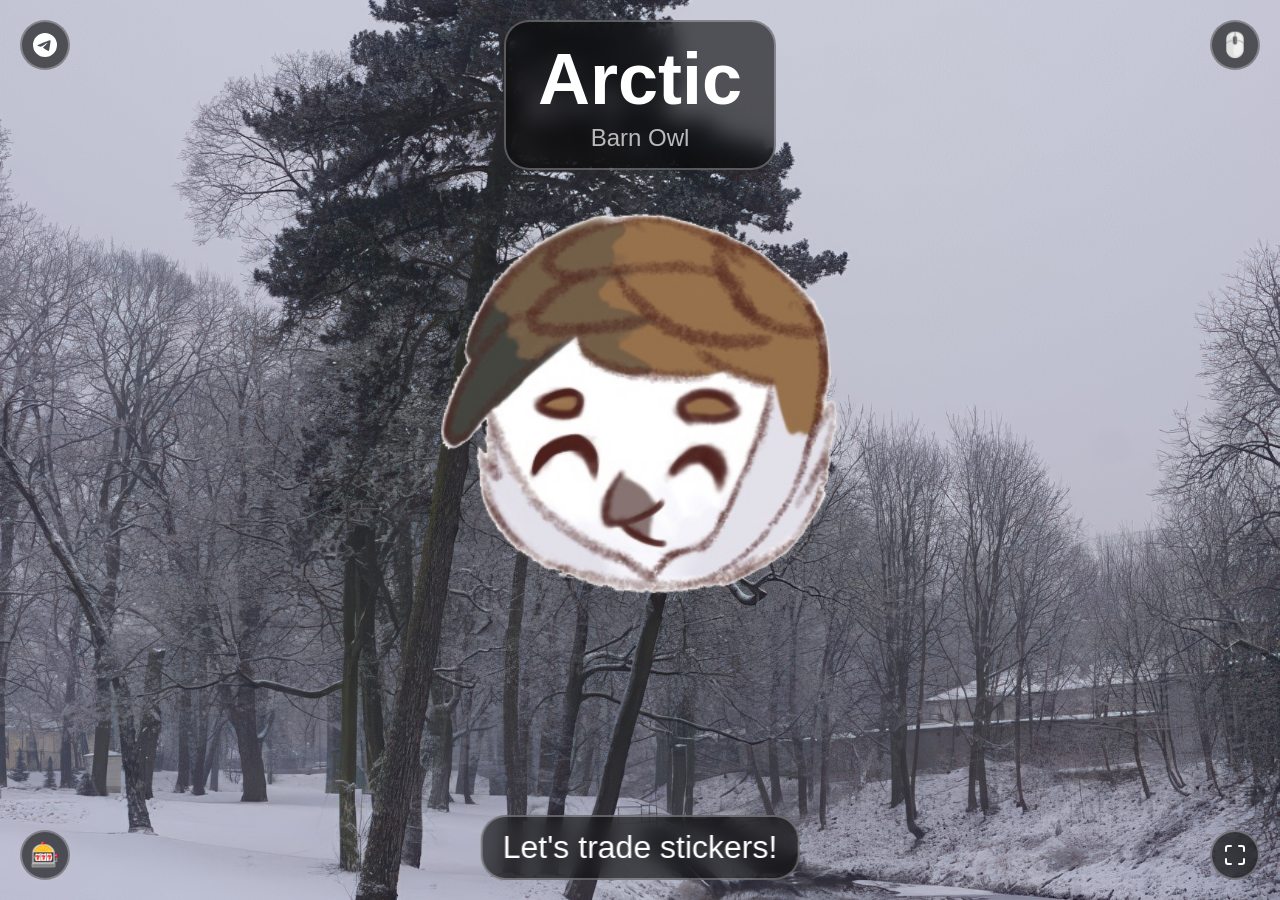
<file: index.html>
<!DOCTYPE html><html lang="en"><head>
    <meta charset="UTF-8"/>
    <meta name="viewport" content="width=device-width, initial-scale=1.0, maximum-scale=1.0, user-scalable=no, viewport-fit=cover"/>
    <title>Arctic Badge</title>
    <link rel="stylesheet" href="css/styles.css"/>
</head>
<body>
    <button id="telegram-btn" aria-label="Open Telegram info">
        <svg xmlns="http://www.w3.org/2000/svg" width="24" height="24" viewBox="0 0 24 24" fill="currentColor">
            <path d="M11.944 0A12 12 0 0 0 0 12a12 12 0 0 0 12 12 12 12 0 0 0 12-12A12 12 0 0 0 12 0a12 12 0 0 0-.056 0zm4.962 7.224c.1-.002.321.023.465.14a.506.506 0 0 1 .171.325c.016.093.036.306.02.472-.18 1.898-.962 6.502-1.36 8.627-.168.9-.499 1.201-.82 1.23-.696.065-1.225-.46-1.9-.902-1.056-.693-1.653-1.124-2.678-1.8-1.185-.78-.417-1.21.258-1.91.177-.184 3.247-2.977 3.307-3.23.007-.032.014-.15-.056-.212s-.174-.041-.249-.024c-.106.024-1.793 1.14-5.061 3.345-.479.33-.913.49-1.302.48-.428-.008-1.252-.241-1.865-.44-.752-.245-1.349-.374-1.297-.789.027-.216.325-.437.893-.663 3.498-1.524 5.83-2.529 6.998-3.014 3.332-1.386 4.025-1.627 4.476-1.635z"/>
        </svg>
    </button>

    <div id="telegram-overlay">
        <div id="telegram-overlay-content">
            <button id="telegram-close" aria-label="Close overlay">&times;</button>
            <img id="telegram-image" src="images/telegram-preview.jpg" alt="Telegram preview"/>
            <h2 id="telegram-title">Add me on Telegram!</h2>
        </div>
    </div>

    <div id="heading">
        <h1>Arctic</h1>
        <p id="subtitle">Barn Owl</p>
    </div>
    
    <div id="image-container">
        <img id="main-image" src="images/image1.jpg" alt="Full screen image" draggable="false"/>
        <div id="stars-burst"></div>
        <img id="emote" src="images/emote.png" alt="Emote" draggable="false"/>
    </div>
    
    <div id="click-counter" class="pulse">
        <span id="counter-text" contenteditable="true" spellcheck="false">Let's trade stickers!</span>
    </div>
    
    <button id="hold-btn" aria-label="Toggle hold click">🖱️</button>

    <a id="gambling-btn" href="gambling/slot-machine.html" aria-label="Slot Machine">
        <svg xmlns="http://www.w3.org/2000/svg" width="24" height="24" viewBox="0 0 24 24" fill="none" stroke="currentColor" stroke-width="2" stroke-linecap="round" stroke-linejoin="round">
            <rect x="2" y="4" width="20" height="16" rx="2"/>
            <line x1="8" y1="4" x2="8" y2="20"/>
            <line x1="16" y1="4" x2="16" y2="20"/>
            <text x="5" y="14" font-size="8" fill="currentColor" stroke="none">🎰</text>
        </svg>
        <span>🎰</span>
    </a>

    <button id="fullscreen-btn" aria-label="Toggle fullscreen">
        <svg id="enter-icon" xmlns="http://www.w3.org/2000/svg" width="24" height="24" viewBox="0 0 24 24" fill="none" stroke="currentColor" stroke-width="2" stroke-linecap="round" stroke-linejoin="round">
            <path d="M8 3H5a2 2 0 0 0-2 2v3m18 0V5a2 2 0 0 0-2-2h-3m0 18h3a2 2 0 0 0 2-2v-3M3 16v3a2 2 0 0 0 2 2h3"></path>
        </svg>
        <svg id="exit-icon" xmlns="http://www.w3.org/2000/svg" width="24" height="24" viewBox="0 0 24 24" fill="none" stroke="currentColor" stroke-width="2" stroke-linecap="round" stroke-linejoin="round" style="display: none;">
            <path d="M8 3v3a2 2 0 0 1-2 2H3m18 0h-3a2 2 0 0 1-2-2V3m0 18v-3a2 2 0 0 1 2-2h3M3 16h3a2 2 0 0 1 2 2v3"></path>
        </svg>
    </button>
    
    <script src="js/script.js"></script>


</body></html>
</file>
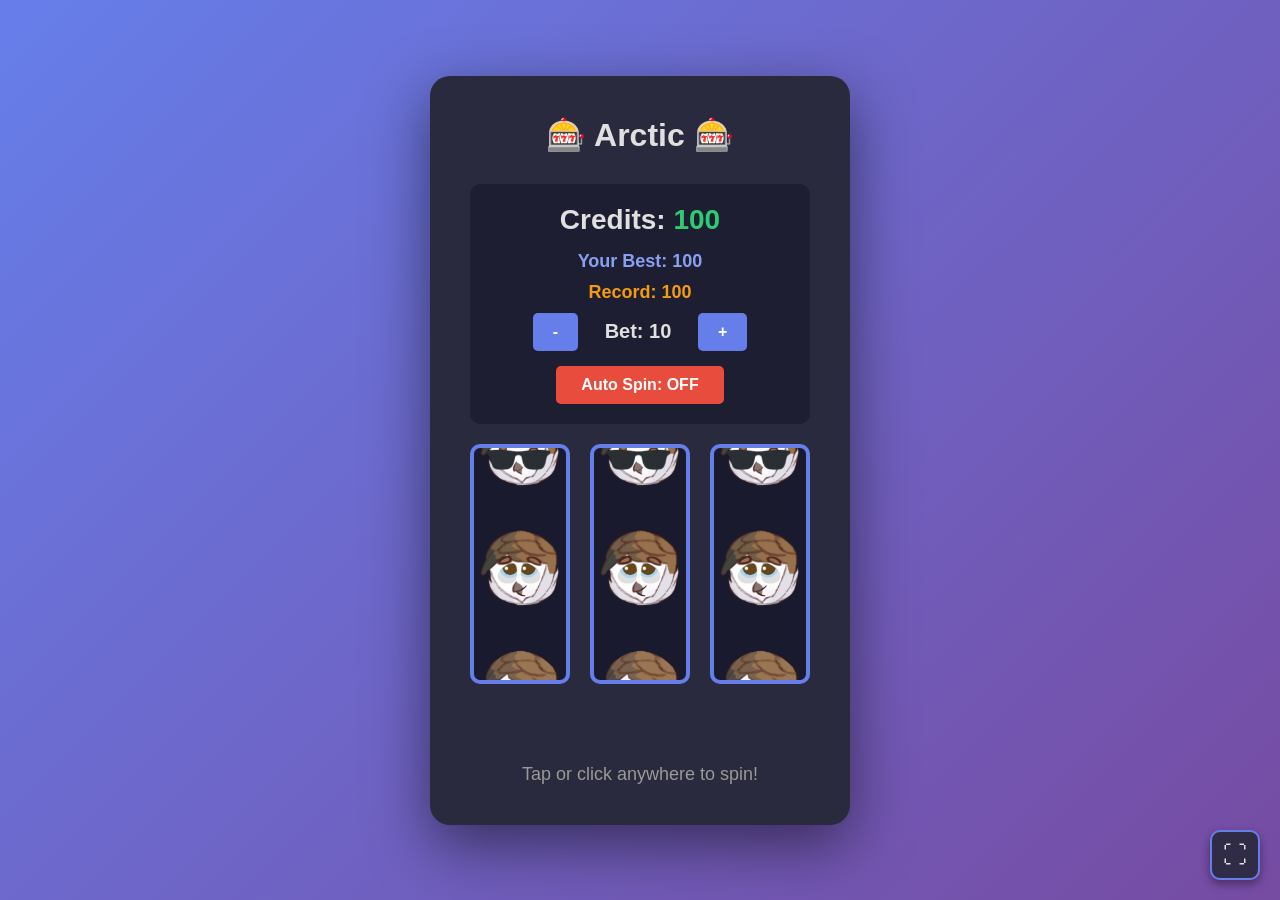
<file: gambling/slot-machine.html>
<!DOCTYPE html>
<html lang="en">
<head>
    <meta charset="UTF-8">
    <meta name="viewport" content="width=device-width, initial-scale=1.0">
    <meta name="color-scheme" content="dark">
    <title>Slot Machine</title>
    <style>
        * {
            margin: 0;
            padding: 0;
            box-sizing: border-box;
        }

        body {
            font-family: Arial, sans-serif;
            display: flex;
            justify-content: center;
            align-items: center;
            min-height: 100vh;
            background-color: #667eea;
            background: linear-gradient(135deg, #667eea 0%, #764ba2 100%);
            cursor: pointer;
            user-select: none;
            color-scheme: dark;
        }

        .container {
            text-align: center;
            background: #2a2a3e;
            padding: 40px;
            border-radius: 20px;
            box-shadow: 0 20px 60px rgba(0,0,0,0.5);
        }

        h1 {
            color: #e0e0e0;
            margin-bottom: 30px;
        }

        .slot-machine {
            display: flex;
            gap: 20px;
            justify-content: center;
            margin-bottom: 30px;
        }

        .reel {
            width: 100px;
            height: 240px;
            background: #1a1a2e;
            border: 4px solid #667eea;
            border-radius: 10px;
            display: flex;
            align-items: center;
            justify-content: center;
            font-size: 60px;
            font-weight: bold;
            overflow: hidden;
            position: relative;
        }

        .reel-inner {
            position: absolute;
            display: flex;
            flex-direction: column;
            align-items: center;
            transition: transform 0.1s linear;
            top: 60px;
        }

        .reel-symbol {
            height: 120px;
            display: flex;
            align-items: center;
            justify-content: center;
            font-size: 60px;
        }

        .reel-symbol img {
            max-width: 80px;
            max-height: 80px;
            object-fit: contain;
        }

        .reel.spinning .reel-inner {
            animation: none;
        }

        .message {
            font-size: 24px;
            font-weight: bold;
            min-height: 30px;
            margin-bottom: 20px;
            color: #8a9ff0;
        }

        .message.winner {
            color: #f39c12;
            animation: pulse 0.5s ease-in-out infinite;
        }

        @keyframes pulse {
            0%, 100% { transform: scale(1); }
            50% { transform: scale(1.1); }
        }

        .instruction {
            color: #999;
            font-size: 18px;
        }

        .credits-section {
            margin-bottom: 20px;
            padding: 20px;
            background: #1e1e32;
            border-radius: 10px;
        }

        .credits-display {
            font-size: 28px;
            font-weight: bold;
            color: #e0e0e0;
            margin-bottom: 15px;
        }

        .credits-amount {
            color: #2ecc71;
        }

        .high-score {
            font-size: 18px;
            color: #8a9ff0;
            font-weight: bold;
            margin-bottom: 10px;
        }

        .high-score.record {
            color: #f39c12;
        }

        .name-input-modal {
            position: fixed;
            top: 0;
            left: 0;
            width: 100%;
            height: 100%;
            background: rgba(0, 0, 0, 0.8);
            display: none;
            justify-content: center;
            align-items: center;
            z-index: 1000;
        }

        .name-input-box {
            background: #2a2a3e;
            padding: 30px;
            border-radius: 15px;
            text-align: center;
            box-shadow: 0 10px 40px rgba(0, 0, 0, 0.7);
        }

        .name-input-box h2 {
            color: #f39c12;
            margin-bottom: 20px;
        }

        .name-input-box input {
            font-size: 24px;
            padding: 10px;
            width: 120px;
            text-align: center;
            text-transform: uppercase;
            border: 2px solid #667eea;
            border-radius: 5px;
            margin-bottom: 20px;
            letter-spacing: 10px;
            background: #1a1a2e;
            color: #e0e0e0;
        }

        .name-input-box button {
            background: #667eea;
            color: white;
            border: none;
            padding: 12px 30px;
            border-radius: 5px;
            cursor: pointer;
            font-size: 16px;
            font-weight: bold;
            transition: background 0.3s;
        }

        .name-input-box button:hover {
            background: #5568d3;
        }

        .bet-controls {
            display: flex;
            gap: 10px;
            justify-content: center;
            align-items: center;
            margin-top: 10px;
        }

        .bet-button {
            background: #667eea;
            color: white;
            border: none;
            padding: 10px 20px;
            border-radius: 5px;
            cursor: pointer;
            font-size: 16px;
            font-weight: bold;
            transition: background 0.3s;
        }

        .bet-button:hover {
            background: #5568d3;
        }

        .bet-button:active {
            transform: scale(0.95);
        }

        .bet-display {
            font-size: 20px;
            font-weight: bold;
            color: #e0e0e0;
            min-width: 100px;
        }

        .game-over {
            color: #e74c3c;
            font-size: 20px;
            margin-top: 10px;
        }

        .reset-button {
            background: #27ae60;
            color: white;
            border: none;
            padding: 12px 30px;
            border-radius: 5px;
            cursor: pointer;
            font-size: 16px;
            font-weight: bold;
            margin-top: 10px;
            transition: background 0.3s;
        }

        .reset-button:hover {
            background: #229954;
        }

        .autospin-controls {
            margin-top: 15px;
        }

        .autospin-button {
            background: #e74c3c;
            color: white;
            border: none;
            padding: 10px 25px;
            border-radius: 5px;
            cursor: pointer;
            font-size: 16px;
            font-weight: bold;
            transition: background 0.3s;
        }

        .autospin-button:hover {
            background: #c0392b;
        }

        .autospin-button.active {
            background: #27ae60;
        }

        .autospin-button.active:hover {
            background: #229954;
        }

        .fullscreen-button {
            position: fixed;
            bottom: 20px;
            right: 20px;
            background: rgba(42, 42, 62, 0.9);
            border: 2px solid #667eea;
            border-radius: 10px;
            width: 50px;
            height: 50px;
            font-size: 24px;
            cursor: pointer;
            z-index: 999;
            transition: all 0.3s;
            display: flex;
            align-items: center;
            justify-content: center;
            box-shadow: 0 4px 10px rgba(0, 0, 0, 0.4);
            color: #e0e0e0;
        }

        .fullscreen-button:hover {
            background: #667eea;
            color: white;
            transform: scale(1.1);
        }

        .fullscreen-button:active {
            transform: scale(0.95);
        }
    </style>
</head>
<body>
    <button class="fullscreen-button" id="fullscreenBtn" title="Toggle Fullscreen">⛶</button>
    
    <div class="container">
        <h1>🎰 Arctic 🎰</h1>
        
        <div class="credits-section">
            <div class="credits-display">
                Credits: <span class="credits-amount" id="credits">100</span>
            </div>
            <div class="high-score">
                Your Best: <span id="sessionBest">100</span>
            </div>
            <div class="high-score record">
                Record: <span id="highScore">100</span> <span id="highScoreName"></span>
            </div>
            <div class="bet-controls">
                <button class="bet-button" id="decreaseBet">-</button>
                <div class="bet-display">Bet: <span id="betAmount">10</span></div>
                <button class="bet-button" id="increaseBet">+</button>
            </div>
            <div class="autospin-controls">
                <button class="autospin-button" id="autoSpinBtn">Auto Spin: OFF</button>
            </div>
        </div>

        <div class="slot-machine">
            <div class="reel" id="reel1">
                <div class="reel-inner" id="reel1-inner"></div>
            </div>
            <div class="reel" id="reel2">
                <div class="reel-inner" id="reel2-inner"></div>
            </div>
            <div class="reel" id="reel3">
                <div class="reel-inner" id="reel3-inner"></div>
            </div>
        </div>
        <div class="message" id="message"></div>
        <div class="instruction">Tap or click anywhere to spin!</div>
        <div class="game-over" id="gameOver" style="display: none;">
            Out of credits!
            <br>
            <button class="reset-button" id="resetButton">Play Again</button>
        </div>
    </div>

    <div class="name-input-modal" id="nameInputModal">
        <div class="name-input-box">
            <h2>🎉 New Record! 🎉</h2>
            <p>Enter your name (3 characters):</p>
            <input type="text" id="nameInput" maxlength="3" placeholder="AAA">
            <br>
            <button id="submitName">Submit</button>
        </div>
    </div>

    <script>
        // Check for images in the images folder
        const imageSymbols = [
            'cherry.png',
            'lemon.png',
            'orange.png',
            'grape.png',
            'watermelon.png',
            'star.png',
            'diamond.png'
        ];
        
        let symbols = ['🍒', '🍋', '🍊', '🍇', '🍉', '⭐', '💎'];
        let useImages = false;
        
        // Check if images exist
        async function checkImages() {
            const imageChecks = await Promise.all(
                imageSymbols.map(img => {
                    return new Promise((resolve) => {
                        const testImg = new Image();
                        testImg.onload = () => resolve(true);
                        testImg.onerror = () => resolve(false);
                        testImg.src = `images/${img}`;
                    });
                })
            );
            
            // If all images exist, use images instead of emojis
            if (imageChecks.every(exists => exists)) {
                useImages = true;
                symbols = imageSymbols.map(img => `images/${img}`);
            }
            
            // Initialize reels after checking images
            initializeReels();
        }
        
        const reels = [
            document.getElementById('reel1'),
            document.getElementById('reel2'),
            document.getElementById('reel3')
        ];
        const reelInners = [
            document.getElementById('reel1-inner'),
            document.getElementById('reel2-inner'),
            document.getElementById('reel3-inner')
        ];
        const message = document.getElementById('message');
        const creditsDisplay = document.getElementById('credits');
        const betDisplay = document.getElementById('betAmount');
        const sessionBestDisplay = document.getElementById('sessionBest');
        const highScoreDisplay = document.getElementById('highScore');
        const highScoreNameDisplay = document.getElementById('highScoreName');
        const gameOverDiv = document.getElementById('gameOver');
        const decreaseBetBtn = document.getElementById('decreaseBet');
        const increaseBetBtn = document.getElementById('increaseBet');
        const resetButton = document.getElementById('resetButton');
        const nameInputModal = document.getElementById('nameInputModal');
        const nameInput = document.getElementById('nameInput');
        const submitNameBtn = document.getElementById('submitName');
        const autoSpinBtn = document.getElementById('autoSpinBtn');
        
        let credits = 100;
        let betAmount = 10;
        let sessionBest = 100;
        let highScore = 100;
        let highScoreName = '';
        let hasNewRecord = false;
        let isSpinning = false;
        let autoSpinActive = false;
        let autoSpinTimer = null;

        // Initialize reels with symbols
        function initializeReels() {
            reelInners.forEach((reelInner, index) => {
                reelInner.innerHTML = '';
                
                // Get a random starting symbol
                const startSymbol = symbols[Math.floor(Math.random() * symbols.length)];
                const startIndex = symbols.indexOf(startSymbol);
                const prevSymbol = symbols[(startIndex - 1 + symbols.length) % symbols.length];
                const nextSymbol = symbols[(startIndex + 1) % symbols.length];
                
                // Add previous symbol (50% visible above)
                const prevSymbolDiv = document.createElement('div');
                prevSymbolDiv.className = 'reel-symbol';
                if (useImages) {
                    prevSymbolDiv.innerHTML = `<img src="${prevSymbol}" alt="symbol">`;
                } else {
                    prevSymbolDiv.textContent = prevSymbol;
                }
                reelInner.appendChild(prevSymbolDiv);
                
                // Add main symbol (centered)
                const mainSymbolDiv = document.createElement('div');
                mainSymbolDiv.className = 'reel-symbol';
                if (useImages) {
                    mainSymbolDiv.innerHTML = `<img src="${startSymbol}" alt="symbol">`;
                } else {
                    mainSymbolDiv.textContent = startSymbol;
                }
                reelInner.appendChild(mainSymbolDiv);
                
                // Add next symbol (50% visible below)
                const nextSymbolDiv = document.createElement('div');
                nextSymbolDiv.className = 'reel-symbol';
                if (useImages) {
                    nextSymbolDiv.innerHTML = `<img src="${nextSymbol}" alt="symbol">`;
                } else {
                    nextSymbolDiv.textContent = nextSymbol;
                }
                reelInner.appendChild(nextSymbolDiv);
                
                // Position to show the main symbol centered with 50% of prev and next visible
                reelInner.style.transform = 'translateY(-120px)';
            });
        }

        // Start by checking for images
        checkImages();

        function getRandomSymbol() {
            return symbols[Math.floor(Math.random() * symbols.length)];
        }

        function updateDisplay() {
            creditsDisplay.textContent = credits;
            betDisplay.textContent = betAmount;
            
            // Update session best if current credits exceed it
            if (credits > sessionBest) {
                sessionBest = credits;
                sessionBestDisplay.textContent = sessionBest;
                
                // Check if session best beats the all-time record
                if (sessionBest > highScore) {
                    hasNewRecord = true;
                    highScore = sessionBest;
                    highScoreDisplay.textContent = highScore;
                }
            }
            
            // Reduce bet if it exceeds available credits
            if (betAmount > credits && credits >= 10) {
                betAmount = Math.floor(credits / 10) * 10;
                betDisplay.textContent = betAmount;
            }
        }

        function checkGameOver() {
            if (credits < betAmount) {
                gameOverDiv.style.display = 'block';
                
                // Show name input if new record was achieved
                if (hasNewRecord) {
                    nameInputModal.style.display = 'flex';
                    nameInput.value = '';
                    nameInput.focus();
                }
                
                return true;
            }
            return false;
        }

        function spin() {
            if (isSpinning || checkGameOver()) return;
            
            // Deduct bet
            credits -= betAmount;
            updateDisplay();
            
            isSpinning = true;
            message.textContent = '';
            message.classList.remove('winner');

            // Add spinning class
            reels.forEach(reel => reel.classList.add('spinning'));

            // Determine final results
            const results = [
                symbols[Math.floor(Math.random() * symbols.length)],
                symbols[Math.floor(Math.random() * symbols.length)],
                symbols[Math.floor(Math.random() * symbols.length)]
            ];

            // Spin each reel with different durations
            reelInners.forEach((reelInner, index) => {
                const duration = 2000 + (index * 500); // Stagger the stops
                const symbolHeight = 120;
                let position = 0;
                const spinSpeed = 20;
                let symbolCount = reelInner.children.length;
                
                const spinInterval = setInterval(() => {
                    position += symbolHeight;
                    reelInner.style.transform = `translateY(-${position % (symbolHeight * symbolCount)}px)`;
                    
                    // Keep adding symbols to create infinite loop effect
                    if (reelInner.children.length < 30) {
                        const symbolDiv = document.createElement('div');
                        symbolDiv.className = 'reel-symbol';
                        const randomSymbol = symbols[Math.floor(Math.random() * symbols.length)];
                        if (useImages) {
                            symbolDiv.innerHTML = `<img src="${randomSymbol}" alt="symbol">`;
                        } else {
                            symbolDiv.textContent = randomSymbol;
                        }
                        reelInner.appendChild(symbolDiv);
                        symbolCount = reelInner.children.length;
                    }
                }, spinSpeed);

                // Stop spinning after duration
                setTimeout(() => {
                    clearInterval(spinInterval);
                    
                    // Create final display with symbol before, main symbol, and symbol after
                    reelInner.innerHTML = '';
                    
                    // Get symbols for display
                    const resultIndex = symbols.indexOf(results[index]);
                    const prevSymbol = symbols[(resultIndex - 1 + symbols.length) % symbols.length];
                    const nextSymbol = symbols[(resultIndex + 1) % symbols.length];
                    
                    // Add previous symbol (50% visible above)
                    const prevSymbolDiv = document.createElement('div');
                    prevSymbolDiv.className = 'reel-symbol';
                    if (useImages) {
                        prevSymbolDiv.innerHTML = `<img src="${prevSymbol}" alt="symbol">`;
                    } else {
                        prevSymbolDiv.textContent = prevSymbol;
                    }
                    reelInner.appendChild(prevSymbolDiv);
                    
                    // Add main symbol (centered)
                    const mainSymbolDiv = document.createElement('div');
                    mainSymbolDiv.className = 'reel-symbol';
                    if (useImages) {
                        mainSymbolDiv.innerHTML = `<img src="${results[index]}" alt="symbol">`;
                    } else {
                        mainSymbolDiv.textContent = results[index];
                    }
                    reelInner.appendChild(mainSymbolDiv);
                    
                    // Add next symbol (50% visible below)
                    const nextSymbolDiv = document.createElement('div');
                    nextSymbolDiv.className = 'reel-symbol';
                    if (useImages) {
                        nextSymbolDiv.innerHTML = `<img src="${nextSymbol}" alt="symbol">`;
                    } else {
                        nextSymbolDiv.textContent = nextSymbol;
                    }
                    reelInner.appendChild(nextSymbolDiv);
                    
                    // Position to show the main symbol centered with 50% of prev and next visible
                    reelInner.style.transform = 'translateY(-120px)';
                    
                    reels[index].classList.remove('spinning');
                    
                    // Check if all reels stopped
                    if (index === 2) {
                        setTimeout(() => finishSpin(results), 200);
                    }
                }, duration);
            });
        }

        function finishSpin(results) {
            // Check for win and calculate payout
            let winAmount = 0;
            if (results[0] === results[1] && results[1] === results[2]) {
                // Jackpot - 10x bet
                winAmount = betAmount * 10;
                credits += winAmount;
                message.textContent = `🎉 JACKPOT! Won ${winAmount} credits! 🎉`;
                message.classList.add('winner');
                stopAutoSpin();
            } else if (results[0] === results[1] || results[1] === results[2] || results[0] === results[2]) {
                // Two matching - 2x bet
                winAmount = betAmount * 2;
                credits += winAmount;
                message.textContent = `Nice! Won ${winAmount} credits!`;
            } else {
                message.textContent = 'Try again!';
            }

            updateDisplay();
            isSpinning = false;
            
            if (checkGameOver()) {
                stopAutoSpin();
                return;
            }
            
            // Queue next auto spin
            if (autoSpinActive) {
                autoSpinTimer = setTimeout(spin, 1000);
            }
        }

        // Bet controls
        decreaseBetBtn.addEventListener('click', (e) => {
            e.stopPropagation();
            if (betAmount > 10) {
                betAmount -= 10;
                updateDisplay();
            }
        });

        increaseBetBtn.addEventListener('click', (e) => {
            e.stopPropagation();
            if (betAmount < credits) {
                betAmount += 10;
                updateDisplay();
            }
        });

        resetButton.addEventListener('click', (e) => {
            e.stopPropagation();
            credits = 100;
            betAmount = 10;
            sessionBest = 100;
            hasNewRecord = false;
            sessionBestDisplay.textContent = sessionBest;
            updateDisplay();
            gameOverDiv.style.display = 'none';
            message.textContent = '';
            message.classList.remove('winner');
        });

        // Name input handlers
        submitNameBtn.addEventListener('click', (e) => {
            e.stopPropagation();
            submitHighScoreName();
        });

        nameInput.addEventListener('keypress', (e) => {
            if (e.key === 'Enter') {
                e.stopPropagation();
                submitHighScoreName();
            }
        });

        nameInput.addEventListener('input', (e) => {
            e.target.value = e.target.value.toUpperCase();
        });

        function submitHighScoreName() {
            const name = nameInput.value.trim().toUpperCase();
            if (name.length === 3) {
                highScoreName = name;
                highScoreNameDisplay.textContent = `- ${highScoreName}`;
                hasNewRecord = false;
                nameInputModal.style.display = 'none';
            } else {
                alert('Please enter exactly 3 characters');
            }
        }

        // Auto spin controls
        function stopAutoSpin() {
            autoSpinActive = false;
            if (autoSpinTimer) {
                clearTimeout(autoSpinTimer);
                autoSpinTimer = null;
            }
            autoSpinBtn.textContent = 'Auto Spin: OFF';
            autoSpinBtn.classList.remove('active');
        }

        autoSpinBtn.addEventListener('click', (e) => {
            e.stopPropagation();
            if (autoSpinActive) {
                stopAutoSpin();
            } else {
                autoSpinActive = true;
                autoSpinBtn.textContent = 'Auto Spin: ON';
                autoSpinBtn.classList.add('active');
                if (!isSpinning) {
                    spin();
                }
            }
        });

        // Fullscreen functionality
        const fullscreenBtn = document.getElementById('fullscreenBtn');
        
        fullscreenBtn.addEventListener('click', (e) => {
            e.stopPropagation();
            toggleFullscreen();
        });

        function toggleFullscreen() {
            if (!document.fullscreenElement && !document.webkitFullscreenElement && !document.mozFullScreenElement) {
                // Enter fullscreen
                const elem = document.documentElement;
                if (elem.requestFullscreen) {
                    elem.requestFullscreen();
                } else if (elem.webkitRequestFullscreen) {
                    elem.webkitRequestFullscreen();
                } else if (elem.mozRequestFullScreen) {
                    elem.mozRequestFullScreen();
                } else if (elem.msRequestFullscreen) {
                    elem.msRequestFullscreen();
                }
            } else {
                // Exit fullscreen
                if (document.exitFullscreen) {
                    document.exitFullscreen();
                } else if (document.webkitExitFullscreen) {
                    document.webkitExitFullscreen();
                } else if (document.mozCancelFullScreen) {
                    document.mozCancelFullScreen();
                } else if (document.msExitFullscreen) {
                    document.msExitFullscreen();
                }
            }
        }

        // Click/tap anywhere to spin
        document.body.addEventListener('click', spin);
        document.body.addEventListener('touchstart', (e) => {
            e.preventDefault();
            spin();
        });
    </script>
</body>
</html>
</file>
<file: css/styles.css>
* {
    margin: 0;
    padding: 0;
    box-sizing: border-box;
}

body {
    overflow: hidden;
    width: 100vw;
    height: 100vh;
    height: 100dvh; /* Dynamic viewport height for mobile browsers */
    cursor: pointer;
    position: fixed; /* Prevent scrolling and address bar issues */
    top: 0;
    left: 0;
    right: 0;
    bottom: 0;
}

#image-container {
    width: 100%;
    height: 100%;
    position: relative;
    overflow: hidden;
}

#main-image {
    width: 100%;
    height: 100%;
    object-fit: cover;
    transition: opacity 0.3s ease;
    user-select: none;
    -webkit-user-select: none;
    -moz-user-select: none;
}

#emote {
    position: absolute;
    top: 45%;
    left: 50%;
    transform: translate(-50%, -50%);
    max-width: 90vw;
    max-height: 90vh;
    width: 400px;
    height: 400px;
    object-fit: contain;
    z-index: 500;
    user-select: none;
    -webkit-user-select: none;
    -moz-user-select: none;
    pointer-events: none;
}

#stars-burst {
    position: absolute;
    top: 50%;
    left: 50%;
    transform: translate(-50%, -50%);
    width: 500px;
    height: 500px;
    z-index: 450;
    pointer-events: none;
    opacity: 0;
}

#stars-burst.active {
    animation: starsBurst 1s ease-out;
}

@keyframes starsBurst {
    0% {
        opacity: 1;
        transform: translate(-50%, -50%) scale(0.5);
    }
    50% {
        opacity: 1;
        transform: translate(-50%, -50%) scale(1.2);
    }
    100% {
        opacity: 0;
        transform: translate(-50%, -50%) scale(1.5);
    }
}

#stars-burst::before,
#stars-burst::after {
    content: '✨';
    position: absolute;
    font-size: 30px;
    animation: inherit;
}

#stars-burst::before {
    top: 20%;
    left: 20%;
    animation-delay: 0.1s;
}

#stars-burst::after {
    bottom: 20%;
    right: 20%;
    animation-delay: 0.2s;
}

/* Additional stars using box-shadow for more burst effect */
#stars-burst.active::before {
    box-shadow: 
        100px 50px 0 -20px gold,
        -80px 30px 0 -18px #FFD700,
        60px -40px 0 -19px #FFA500,
        -50px -60px 0 -21px #FFFF00,
        120px -20px 0 -17px #FFE4B5,
        -100px 80px 0 -20px #F0E68C,
        40px 90px 0 -18px gold,
        -130px -10px 0 -19px #FFD700,
        90px 20px 0 -20px #FFA500,
        -20px -90px 0 -18px #FFFF00,
        150px 40px 0 -21px #FFE4B5,
        -70px -40px 0 -17px #F0E68C;
}

#stars-burst.active::after {
    box-shadow: 
        -120px -50px 0 -20px gold,
        80px -30px 0 -18px #FFD700,
        -60px 40px 0 -19px #FFA500,
        50px 60px 0 -21px #FFFF00,
        -120px 20px 0 -17px #FFE4B5,
        100px -80px 0 -20px #F0E68C,
        -40px -90px 0 -18px gold,
        130px 10px 0 -19px #FFD700,
        -90px -20px 0 -20px #FFA500,
        20px 90px 0 -18px #FFFF00,
        -150px -40px 0 -21px #FFE4B5,
        70px 40px 0 -17px #F0E68C;
}

#telegram-btn {
    position: fixed;
    top: 20px;
    left: 20px;
    width: 50px;
    height: 50px;
    border-radius: 50%;
    background: rgba(0, 0, 0, 0.6);
    border: 2px solid rgba(255, 255, 255, 0.3);
    color: white;
    cursor: pointer;
    display: flex;
    align-items: center;
    justify-content: center;
    transition: all 0.3s ease;
    z-index: 1001;
    backdrop-filter: blur(10px);
    -webkit-tap-highlight-color: transparent;
    touch-action: manipulation;
    user-select: none;
    -webkit-user-select: none;
}

#telegram-btn:hover {
    background: rgba(0, 0, 0, 0.8);
    border-color: rgba(255, 255, 255, 0.6);
    transform: scale(1.1);
}

#telegram-btn:active {
    transform: scale(0.95);
}

#telegram-btn svg {
    pointer-events: none;
}

#telegram-overlay {
    position: fixed;
    top: 0;
    left: 0;
    width: 100%;
    height: 100%;
    background: rgba(0, 0, 0, 0.8);
    z-index: 2000;
    display: flex;
    justify-content: center;
    align-items: center;
    backdrop-filter: blur(5px);
    visibility: hidden;
    opacity: 0;
    pointer-events: none;
    transition: opacity 0.3s ease, visibility 0.3s ease;
}

#telegram-overlay.active {
    visibility: visible;
    opacity: 1;
    pointer-events: auto;
}

#telegram-overlay-content {
    position: relative;
    background: rgba(0, 0, 0, 0.7);
    border: 2px solid rgba(255, 255, 255, 0.3);
    border-radius: 20px;
    padding: 40px;
    text-align: center;
    max-width: 90vw;
    max-height: 90vh;
    backdrop-filter: blur(10px);
}

#telegram-close {
    position: absolute;
    top: 10px;
    right: 15px;
    background: none;
    border: none;
    color: white;
    font-size: 32px;
    cursor: pointer;
    transition: transform 0.2s ease;
    z-index: 2001;
}

#telegram-close:hover {
    transform: scale(1.2);
}

#telegram-image {
    max-width: 300px;
    max-height: 300px;
    width: 100%;
    object-fit: contain;
    border-radius: 10px;
    margin-bottom: 20px;
}

#telegram-title {
    color: white;
    font-family: -apple-system, BlinkMacSystemFont, 'Segoe UI', Roboto, sans-serif;
    font-size: 24px;
    font-weight: 600;
}

#hold-btn {
    position: fixed;
    top: 20px;
    right: 20px;
    width: 50px;
    height: 50px;
    border-radius: 50%;
    background: rgba(0, 0, 0, 0.6);
    border: 2px solid rgba(255, 255, 255, 0.3);
    color: white;
    cursor: pointer;
    display: flex;
    align-items: center;
    justify-content: center;
    transition: all 0.3s ease;
    z-index: 1001;
    backdrop-filter: blur(10px);
    -webkit-tap-highlight-color: transparent;
    touch-action: manipulation;
    user-select: none;
    -webkit-user-select: none;
    font-size: 24px;
}

#hold-btn:hover {
    background: rgba(0, 0, 0, 0.8);
    border-color: rgba(255, 255, 255, 0.6);
    transform: scale(1.1);
}

#hold-btn:active {
    transform: scale(0.95);
}

#hold-btn.active {
    background: rgba(76, 175, 80, 0.6);
    border-color: rgba(76, 175, 80, 0.8);
}

#gambling-btn {
    position: fixed;
    bottom: 20px;
    left: 20px;
    width: 50px;
    height: 50px;
    border-radius: 50%;
    background: rgba(0, 0, 0, 0.6);
    border: 2px solid rgba(255, 255, 255, 0.3);
    color: white;
    cursor: pointer;
    display: flex;
    align-items: center;
    justify-content: center;
    transition: all 0.3s ease;
    z-index: 1001;
    backdrop-filter: blur(10px);
    -webkit-tap-highlight-color: transparent;
    touch-action: manipulation;
    user-select: none;
    -webkit-user-select: none;
    text-decoration: none;
    font-size: 24px;
}

#gambling-btn svg {
    display: none;
}

#gambling-btn:hover {
    background: rgba(0, 0, 0, 0.8);
    border-color: rgba(255, 255, 255, 0.6);
    transform: scale(1.1);
}

#gambling-btn:active {
    transform: scale(0.95);
}

#fullscreen-btn {
    position: fixed;
    bottom: 20px;
    right: 20px;
    width: 50px;
    height: 50px;
    border-radius: 50%;
    background: rgba(0, 0, 0, 0.6);
    border: 2px solid rgba(255, 255, 255, 0.3);
    color: white;
    cursor: pointer;
    display: flex;
    align-items: center;
    justify-content: center;
    transition: all 0.3s ease;
    z-index: 1000;
    backdrop-filter: blur(10px);
    /* Improve touch target for mobile */
    -webkit-tap-highlight-color: transparent;
    touch-action: manipulation;
    user-select: none;
    -webkit-user-select: none;
}

#fullscreen-btn:hover {
    background: rgba(0, 0, 0, 0.8);
    border-color: rgba(255, 255, 255, 0.6);
    transform: scale(1.1);
}

#fullscreen-btn:active {
    transform: scale(0.95);
}

/* Larger touch target on mobile */
@media (max-width: 768px) {
    #fullscreen-btn {
        width: 56px;
        height: 56px;
        bottom: 24px;
        right: 24px;
    }
    
    #gambling-btn {
        width: 56px;
        height: 56px;
        bottom: 24px;
        left: 24px;
    }
    
    #hold-btn {
        width: 56px;
        height: 56px;
        top: 24px;
        right: 24px;
    }
    
    #telegram-btn {
        width: 56px;
        height: 56px;
        top: 24px;
        left: 24px;
    }
}

#fullscreen-btn svg {
    pointer-events: none;
}

#click-counter {
    position: fixed;
    bottom: 20px;
    left: 50%;
    transform: translateX(-50%);
    background: rgba(0, 0, 0, 0.6);
    color: white;
    padding: 12px 20px;
    border-radius: 25px;
    font-family: -apple-system, BlinkMacSystemFont, 'Segoe UI', Roboto, sans-serif;
    font-size: 32px;
    font-weight: 500;
    border: 2px solid rgba(255, 255, 255, 0.3);
    backdrop-filter: blur(10px);
    z-index: 1000;
    user-select: none;
    -webkit-user-select: none;
    transition: all 0.3s ease;
    text-align: center;
}

#click-counter.pulse {
    animation: pulse 1.5s infinite;
}

#click-counter.fullscreen-expanded {
    width: 80%;
}

@keyframes pulse {
    0% {
        transform: translateX(-50%) scale(1);
        opacity: 1;
    }
    50% {
        transform: translateX(-50%) scale(1.1);
        opacity: 0.9;
    }
    100% {
        transform: translateX(-50%) scale(1);
        opacity: 1;
    }
}

#heading {
    position: fixed;
    top: 20px;
    left: 50%;
    transform: translateX(-50%);
    background: rgba(0, 0, 0, 0.6);
    padding: 16px 32px;
    border-radius: 25px;
    border: 2px solid rgba(255, 255, 255, 0.3);
    backdrop-filter: blur(10px);
    z-index: 1000;
    user-select: none;
    -webkit-user-select: none;
    text-align: center;
}

#heading h1 {
    color: white;
    font-family: -apple-system, BlinkMacSystemFont, 'Segoe UI', Roboto, sans-serif;
    font-size: 72px;
    font-weight: 600;
    margin: 0;
}

#subtitle {
    color: rgba(255, 255, 255, 0.7);
    font-family: -apple-system, BlinkMacSystemFont, 'Segoe UI', Roboto, sans-serif;
    font-size: 24px;
    font-weight: 400;
    margin: 4px 0 0 0;
}

#counter-text {
    display: block;
    outline: none;
    cursor: text;
    min-width: 50px;
    word-break: break-word;
}

#counter-text:focus {
    border-bottom: 1px solid rgba(255, 255, 255, 0.5);
}

/* Mobile responsive adjustments */
@media (max-width: 768px) {
    #click-counter {
        bottom: 20px;
        font-size: 32px;
        padding: 10px 16px;
    }
    
    #heading {
        top: 24px;
        padding: 12px 24px;
    }
    
    #heading h1 {
        font-size: 60px;
    }
    
    #subtitle {
        font-size: 24px;
    }
}
</file>
